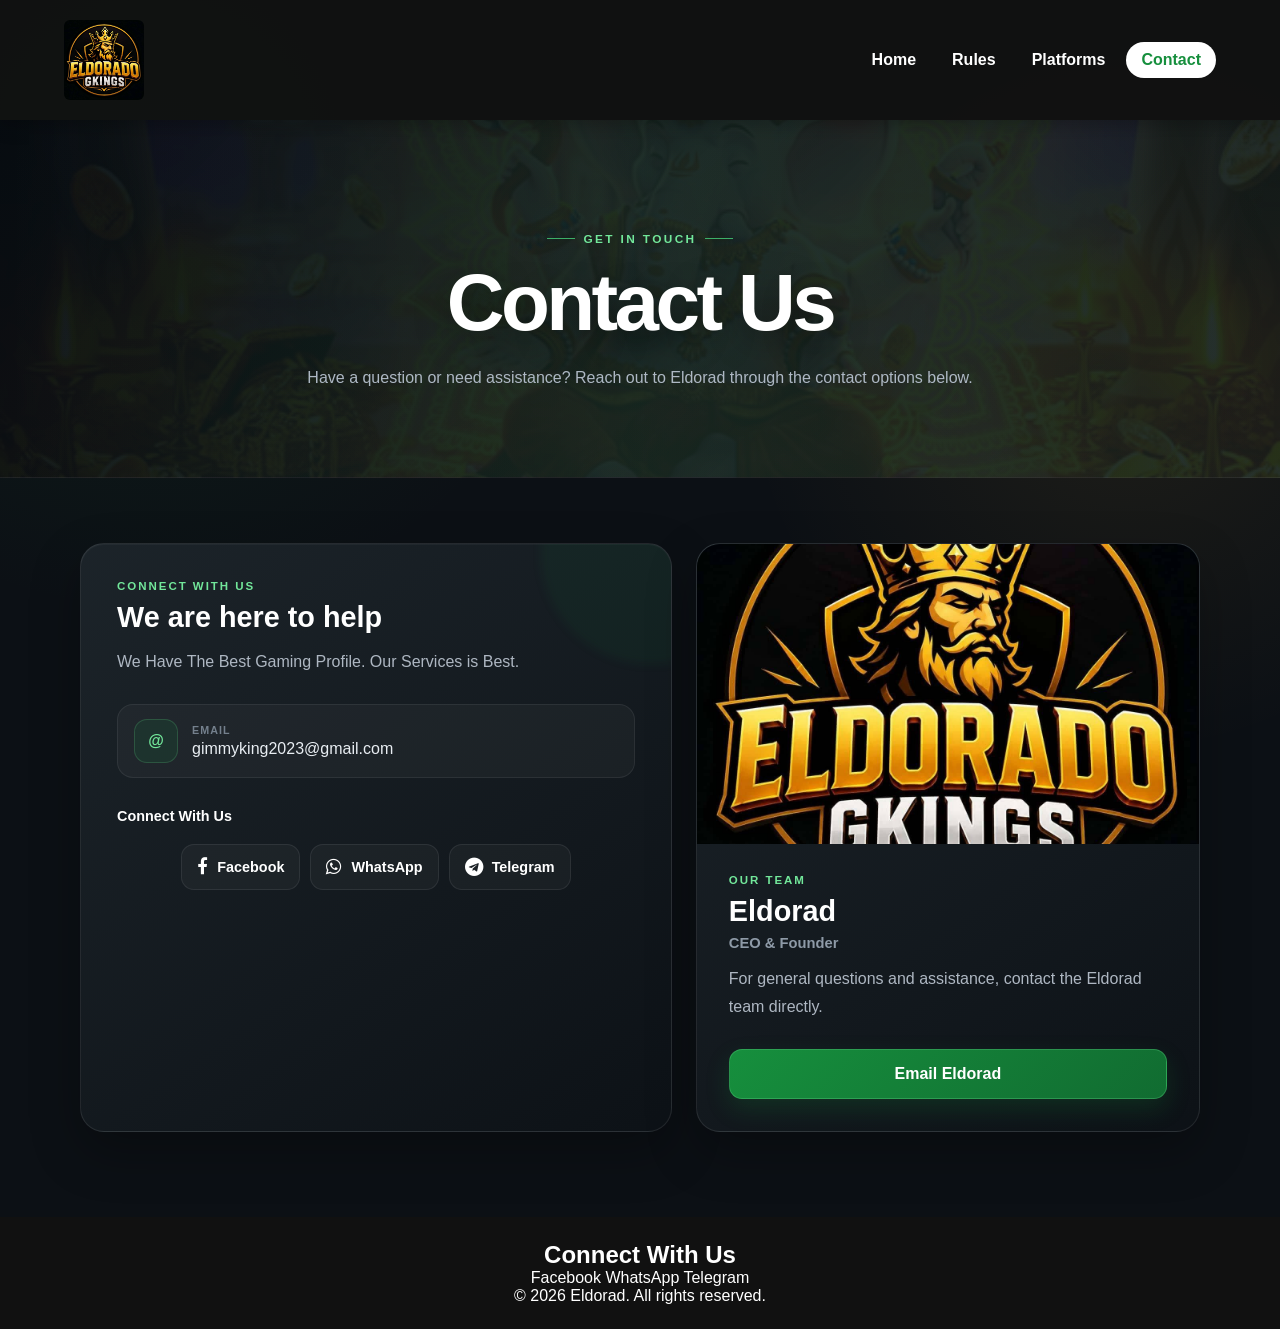
<file: About US.html>
<!DOCTYPE html>
<html lang="en">
<head>
    <meta charset="UTF-8">
    <meta name="viewport" content="width=device-width, initial-scale=1.0">
    <meta name="description" content="Contact  Eldorad and learn more about our gaming profile and services.">
    <title>Contact |  Eldorad</title>
    <link rel="icon" type="image/x-icon" href="favicon.ico">
    <link rel="stylesheet" href="style.css">
    <link rel="stylesheet" href="responsive.css">
    <link rel="stylesheet" href="https://cdnjs.cloudflare.com/ajax/libs/font-awesome/4.7.0/css/font-awesome.min.css">
</head>
<body class="contact-page">
    <header class="site-header">
        <a href="index.html" class="logo-link" aria-label=" Eldorad home">
            <img src="images/logo/GKlogo.jpg" class="logo" alt=" Eldorad logo">
        </a>

        <button class="menu-toggle" type="button" aria-label="Open navigation menu" aria-expanded="false" aria-controls="main-navigation">
            <span></span>
            <span></span>
            <span></span>
        </button>

        <nav class="navigation" id="main-navigation" aria-label="Main navigation">
            <a href="index.html">Home<span></span></a>
            <a href="Rules.html">Rules<span></span></a>
            <a href="Platforms.html">Platforms<span></span></a>
            <a href="About US.html" class="active" aria-current="page">Contact<span></span></a>
        </nav>
    </header>

    <main>
        <section class="contact-hero">
            <div class="contact-hero-inner">
                <span class="contact-eyebrow">Get In Touch</span>
                <h1>Contact Us</h1>
                <p>Have a question or need assistance? Reach out to  Eldorad through the contact options below.</p>
            </div>
        </section>

        <section class="contact-content" aria-label="Contact information">
            <div class="contact-layout">
                <article class="contact-card">
                    <p class="contact-card-label">Connect With Us</p>
                    <h2>We are here to help</h2>
                    <p>We Have The Best Gaming Profile. Our Services is Best.</p>

                    <div class="contact-details">
                        <a class="contact-detail" href="mailto:gimmyking2023@gmail.com">
                            <span class="contact-detail-icon" aria-hidden="true">@</span>
                            <span>
                                <small>Email</small>
                                <span>gimmyking2023@gmail.com</span>
                            </span>
                        </a>
                    </div>

                    <p class="social-title">Connect With Us</p>
                    <div class="social-links" aria-label="Social media links">
                        <a class="social-link" href="https://www.facebook.com/share/1DJpeAKTug/" target="_blank" rel="noopener noreferrer">
                            <span class="fa fa-facebook" aria-hidden="true"></span>
                            Facebook
                        </a>
                        <a class="social-link" href="https://wa.me/message/TEJ3HDIJYXSBE1" target="_blank" rel="noopener noreferrer">
                            <span class="fa fa-whatsapp" aria-hidden="true"></span>
                            WhatsApp
                        </a>
                       <!-- <a class="social-link" href="https://www.instagram.com" target="_blank" rel="noopener noreferrer">
                            <span class="fa fa-instagram" aria-hidden="true"></span>
                            Instagram
                        </a> -->
                        <a class="social-link" href="#" target="_blank" rel="noopener noreferrer" aria-label="Telegram link - update later">
                            <span class="fa fa-telegram" aria-hidden="true"></span>
                            Telegram
                        </a>
                    </div>
                </article>

                <article class="team-card">
                    <img class="team-card-image" src="images/logo/GKlogo.jpg" alt=" Eldorad logo">
                    <div class="team-card-body">
                        <p class="team-label">Our Team</p>
                        <h2>Eldorad</h2>
                        <p class="team-role">CEO &amp; Founder</p>
                        <p class="team-description">For general questions and assistance, contact the  Eldorad team directly.</p>
                        <a class="contact-email-button" href="mailto:gimmyking2023@gmail.com">Email Eldorad</a>
                    </div>
                </article>
            </div>
        </section>
    </main>

   <footer class="site-footer">
        <div class="footer-connect">
            <h2 class="footer-connect-title">Connect With Us</h2>
            <div class="footer-social-links" aria-label="Social media links">
                <a class="footer-social-link" href="https://www.facebook.com/share/1DJpeAKTug/" target="_blank" rel="noopener noreferrer">Facebook</a>
                <a class="footer-social-link" href="https://wa.me/message/TEJ3HDIJYXSBE1">WhatsApp</a>
                <!-- <a class="footer-social-link" href="https://www.instagram.com/" target="_blank" rel="noopener noreferrer">Instagram</a> -->
                <a class="footer-social-link" href="#" target="_blank" rel="noopener noreferrer">Telegram</a>
            </div>
        </div>
        <p>&copy; 2026  Eldorad. All rights reserved.</p>
    </footer>

    <script src="script.js"></script>
</body>
</html>
</file>
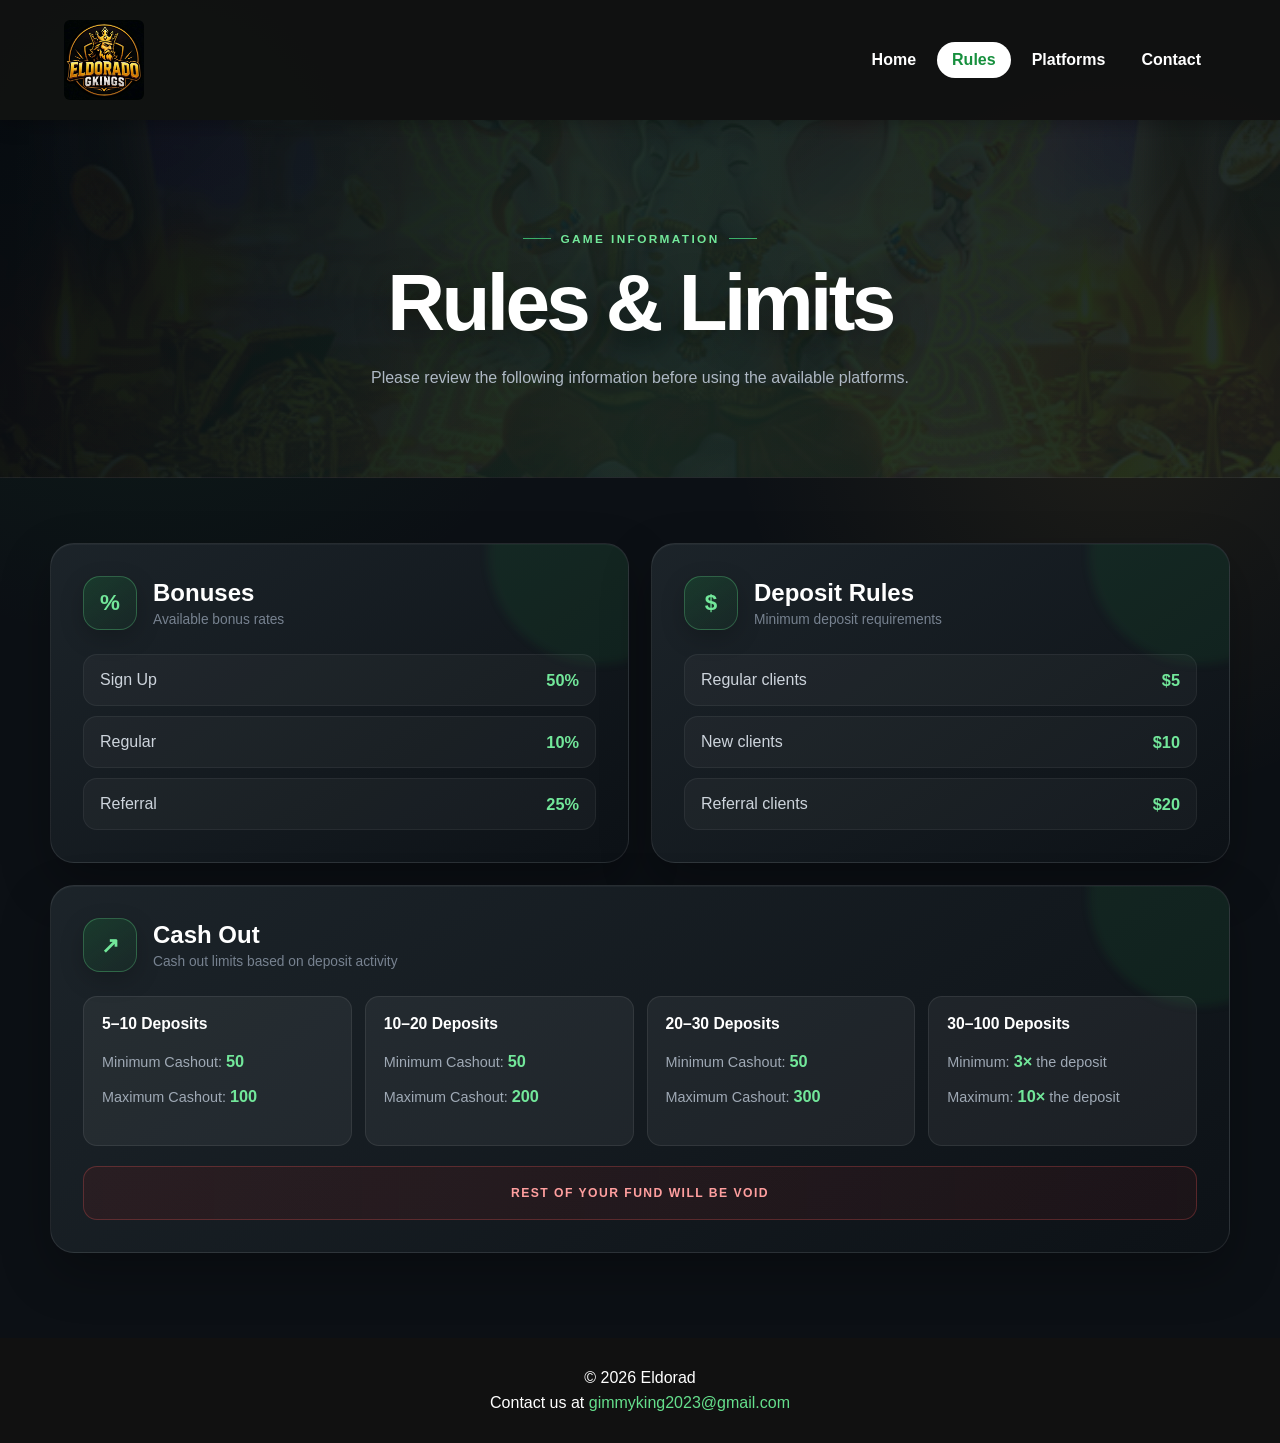
<file: Rules.html>
<!DOCTYPE html>
<html lang="en">
<head>
    <meta charset="UTF-8">
    <meta name="viewport" content="width=device-width, initial-scale=1.0">
    <meta name="description" content=" Eldorad rules, bonus, deposit and cash out information.">
    <title>Rules | Eldorad</title>
    <link rel="icon" type="image/x-icon" href="favicon.ico">
    <link rel="stylesheet" href="style.css">
    <link rel="stylesheet" href="responsive.css">
</head>
<body class="rules-page">
    <header class="site-header">
        <a href="index.html" class="logo-link" aria-label=" Eldorad home">
            <img src="images/logo/GKlogo.jpg" class="logo" alt=" Eldorad logo">
        </a>

        <button class="menu-toggle" type="button" aria-label="Open navigation menu" aria-expanded="false" aria-controls="main-navigation">
            <span></span>
            <span></span>
            <span></span>
        </button>

        <nav class="navigation" id="main-navigation" aria-label="Main navigation">
            <a href="index.html">Home<span></span></a>
            <a href="Rules.html" class="active" aria-current="page">Rules<span></span></a>
            <a href="Platforms.html">Platforms<span></span></a>
            <a href="About US.html">Contact<span></span></a>
        </nav>
    </header>

    <main>
        <section class="rules-hero">
            <div class="rules-hero-content">
                <span class="rules-eyebrow">Game Information</span>
                <h1>Rules &amp; Limits</h1>
                <p>Please review the following information before using the available platforms.</p>
            </div>
        </section>

        <section class="rules-content" aria-label="Gaming rules">
            <div class="rules-grid">
                <article class="rules-card">
                    <div class="rules-card-header">
                        <div class="rules-icon" aria-hidden="true">%</div>
                        <div>
                            <h2>Bonuses</h2>
                            <p class="rules-card-subtitle">Available bonus rates</p>
                        </div>
                    </div>

                    <ul class="rules-list">
                        <li><span>Sign Up</span><strong>50%</strong></li>
                        <li><span>Regular</span><strong>10%</strong></li>
                        <li><span>Referral</span><strong>25%</strong></li>
                    </ul>
                </article>

                <article class="rules-card">
                    <div class="rules-card-header">
                        <div class="rules-icon" aria-hidden="true">$</div>
                        <div>
                            <h2>Deposit Rules</h2>
                            <p class="rules-card-subtitle">Minimum deposit requirements</p>
                        </div>
                    </div>

                    <ul class="rules-list">
                        <li><span>Regular clients</span><strong>$5</strong></li>
                        <li><span>New clients</span><strong>$10</strong></li>
                        <li><span>Referral clients</span><strong>$20</strong></li>
                    </ul>
                </article>

                <article class="rules-card rules-card-wide">
                    <div class="rules-card-header">
                        <div class="rules-icon" aria-hidden="true">↗</div>
                        <div>
                            <h2>Cash Out</h2>
                            <p class="rules-card-subtitle">Cash out limits based on deposit activity</p>
                        </div>
                    </div>

                    <div class="cashout-grid">
                        <div class="cashout-item">
                            <h3>5–10 Deposits</h3>
                            <p>Minimum Cashout: <span class="cashout-value">50</span></p>
                            <p>Maximum Cashout: <span class="cashout-value">100</span></p>
                        </div>

                        <div class="cashout-item">
                            <h3>10–20 Deposits</h3>
                            <p>Minimum Cashout: <span class="cashout-value">50</span></p>
                            <p>Maximum Cashout: <span class="cashout-value">200</span></p>
                        </div>

                        <div class="cashout-item">
                            <h3>20–30 Deposits</h3>
                            <p>Minimum Cashout: <span class="cashout-value">50</span></p>
                            <p>Maximum Cashout: <span class="cashout-value">300</span></p>
                        </div>

                        <div class="cashout-item">
                            <h3>30–100 Deposits</h3>
                            <p>Minimum: <span class="cashout-value">3×</span> the deposit</p>
                            <p>Maximum: <span class="cashout-value">10×</span> the deposit</p>
                        </div>
                    </div>

                    <div class="rules-warning">REST OF YOUR FUND WILL BE VOID</div>
                </article>
            </div>
        </section>
    </main>

    <footer class="site-footer">
        <div class="footer-content">
            <p>&copy; 2026  Eldorad</p>
            <p>Contact us at <a href="mailto:gimmyking2023@gmail.com">gimmyking2023@gmail.com</a></p>
        </div>
    </footer>

    <script src="script.js"></script>
</body>
</html>
</file>
<file: style.css>
/* =========================================================
   GKING ELDORAD
   SHARED MAIN STYLESHEET
========================================================= */
*{margin:0;padding:0;box-sizing:border-box;font-family:'Poppins',Arial,sans-serif}html{scroll-behavior:smooth}body{min-height:100vh;overflow-x:hidden;background:#101318;color:#fff}a{color:inherit;text-decoration:none}.site-header,.banner .navbar{position:relative;z-index:100;width:100%;padding:20px 5%;display:flex;align-items:center;justify-content:space-between;background:rgba(17,17,17,.9);box-shadow:0 4px 18px rgba(0,0,0,.25)}.logo-link{display:block;line-height:0}.logo{width:80px;height:80px;display:block;border-radius:6px}.navigation{display:flex;align-items:center;gap:6px}.navigation a{position:relative;display:inline-block;padding:9px 15px;color:#fff;font-size:1rem;font-weight:600;text-decoration:none;border-radius:24px;transition:color .25s ease,background .25s ease}.navigation a:hover,.navigation a.active{color:#168f3d;background:#fff}.navigation a span{display:none}.menu-toggle{display:none;border:0;padding:9px;background:rgba(0,0,0,.6);border-radius:8px;cursor:pointer}.menu-toggle span{display:block;width:27px;height:3px;margin:5px 0;background:#fff;border-radius:3px}.parallax{position:relative;display:flex;justify-content:center;align-items:center;height:100vh;min-height:560px;background:url("images/hero/casinocard.jpg") center/cover no-repeat;overflow:hidden;isolation:isolate}.parallax::after{content:"";position:absolute;inset:0;z-index:4;background:linear-gradient(180deg,rgba(0,0,0,.15),transparent 55%,rgba(0,0,0,.42));pointer-events:none}.parallax img{position:absolute;top:0;left:0;z-index:2;width:100%;height:auto;pointer-events:none;user-select:none;will-change:transform,opacity}.parallax img#gate-left,.parallax img#gate-right{top:0}.parallax img#gate-left{left:-300px}.parallax img#gate-right{left:315px}#text{position:absolute;z-index:5;color:#fff;font-size:clamp(3rem,8vw,5em);text-shadow:2px 4px 5px rgba(0,0,0,.65);white-space:nowrap;will-change:transform,opacity}#news-ticker{min-height:34px;padding:7px 10px;overflow:hidden;background:#d11e1e;color:#fff;font-size:14px;line-height:20px}.ticker-content{white-space:nowrap;animation:news-scroll 24s linear infinite}@keyframes news-scroll{from{transform:translateX(100%)}to{transform:translateX(-100%)}}.sec{position:relative;padding:55px clamp(20px,7vw,100px) 70px;background:url("images/backgrounds/background.png") center/cover no-repeat}.section-heading,.gallery-heading{margin-bottom:30px;text-align:center;color:#fff}.section-kicker,.page-hero>span{display:block;margin-bottom:7px;font-size:.78rem;letter-spacing:3px;font-weight:700;opacity:.8}.sec h2,.gallery-heading h2{margin-bottom:5px;font-size:clamp(2rem,5vw,3em)}.section-heading p,.gallery-heading p{font-size:1rem;opacity:.85}.platform-grid,.platform-list{display:grid;grid-template-columns:repeat(5,minmax(140px,1fr));gap:18px;max-width:1200px;margin:0 auto 60px}.platform-card{position:relative;isolation:isolate;min-height:145px;padding:24px 18px;display:flex;flex-direction:column;align-items:center;justify-content:center;overflow:hidden;text-align:center;color:#fff;border:1px solid rgba(255,255,255,.15);border-radius:22px;background:linear-gradient(145deg,rgba(20,20,20,.72),rgba(255,255,255,.055));box-shadow:0 14px 34px rgba(0,0,0,.34),inset 0 1px 0 rgba(255,255,255,.13);backdrop-filter:blur(10px);-webkit-backdrop-filter:blur(10px);transition:transform .3s ease,box-shadow .3s ease,border-color .3s ease}.platform-card::before{content:"";position:absolute;top:-78px;right:-55px;z-index:-1;width:150px;height:150px;border-radius:50%;background:var(--accent);opacity:.2;filter:blur(4px);transition:opacity .3s,transform .3s}.platform-card::after{content:"";position:absolute;inset:0;z-index:-1;border-radius:inherit;background:linear-gradient(135deg,var(--accent),transparent 42%);opacity:.08;transition:opacity .3s}.platform-card:hover,.platform-card:focus-visible{transform:translateY(-9px) scale(1.015);border-color:var(--accent);box-shadow:0 22px 45px rgba(0,0,0,.48),0 0 26px color-mix(in srgb,var(--accent) 35%,transparent);outline:none}.platform-card:hover::before,.platform-card:focus-visible::before{opacity:.38;transform:scale(1.2)}.platform-card:hover::after,.platform-card:focus-visible::after{opacity:.16}.platform-number{position:absolute;top:13px;left:15px;font-size:10px;letter-spacing:2px;font-weight:700;opacity:.5}.platform-image{display:block;width:58px;height:58px;margin-bottom:13px;padding:6px;object-fit:contain;object-position:center;border:1px solid rgba(255,255,255,.2);border-radius:15px;background:rgba(255,255,255,.08);box-shadow:0 9px 22px rgba(0,0,0,.3),inset 0 1px 0 rgba(255,255,255,.2);transition:transform .3s ease}.platform-card:hover .platform-image{transform:translateY(-3px) scale(1.04)}.platform-name{font-size:17px;font-weight:800;line-height:1.2}.platform-action{margin-top:10px;font-size:9px;letter-spacing:1.5px;font-weight:700;opacity:.7}.platform-action b{margin-left:4px;font-size:16px;transition:margin .25s ease}.platform-card:hover .platform-action b{margin-left:10px}.platform-firekirin{--accent:#ff4b4b}.platform-paracasino{--accent:#f0a83c}.platform-orion{--accent:#4bb3ff}.platform-juwa{--accent:#9d6cff}.platform-vblink{--accent:#24d5a5}.platform-panda{--accent:#f05d8b}.platform-cash{--accent:#ffd34e}.platform-allinone{--accent:#55a7ff}.platform-medusa{--accent:#d96cff}.platform-gamevault{--accent:#45e0ff}.page-hero{padding:75px 20px 65px;text-align:center;background:linear-gradient(135deg,#474e5d,#20252d)}.page-hero h1{margin:12px 0 10px;font-size:clamp(2.4rem,6vw,4rem)}.page-hero p{max-width:650px;margin:auto;line-height:1.7;opacity:.85}.rules-section{max-width:1150px;margin:auto;padding:55px 20px;display:grid;grid-template-columns:repeat(2,1fr);gap:22px}.rule-card{padding:30px;border:1px solid rgba(255,255,255,.12);border-radius:20px;background:linear-gradient(145deg,#242a32,#171b21);box-shadow:0 12px 30px rgba(0,0,0,.25);transition:transform .25s,box-shadow .25s}.rule-card:hover{transform:translateY(-4px);box-shadow:0 18px 35px rgba(0,0,0,.35)}.rule-card-wide{grid-column:1/-1}.rule-icon{width:50px;height:50px;margin-bottom:16px;display:grid;place-items:center;border-radius:14px;background:#168f3d;color:#fff;font-size:24px;font-weight:bold}.rule-card h2{margin:0 0 18px;font-size:1.7rem}.rule-card ul{margin:0;padding:0;list-style:none}.rule-card li{padding:12px 0;border-bottom:1px solid rgba(255,255,255,.09);line-height:1.5}.rule-card li:last-child{border-bottom:0}.rule-card strong{color:#65df8c}.cashout-grid{display:grid;grid-template-columns:repeat(4,1fr);gap:12px}.cashout-grid>div{padding:18px;border:1px solid rgba(255,255,255,.08);border-radius:14px;background:rgba(255,255,255,.055)}.cashout-grid h3{margin:0 0 12px;font-size:1rem}.cashout-grid p{margin:8px 0;color:#d8d8d8;line-height:1.45}.notice{margin-top:20px;padding:14px;text-align:center;border-radius:10px;background:#5c2020;color:#ffb0b0;font-weight:700;letter-spacing:.5px}.about-section{padding:65px 20px;text-align:center;background:linear-gradient(135deg,#474e5d,#20252d);color:#fff}.about-section h1{margin-bottom:20px;font-size:clamp(2.2rem,6vw,3.5rem)}.about-section p{margin:12px 0}.social-links{display:flex;justify-content:center;gap:10px;margin:20px 0}.fa{display:inline-grid;place-items:center;width:52px;height:52px;margin:5px;border-radius:50%;font-size:24px;text-align:center}.fa:hover{opacity:.8}.fa-facebook{background:#032d88;color:#fff}.fa-instagram{background:#e74e06;color:#fff}.team-section{padding:45px 20px 60px;text-align:center;background:url("images/backgrounds/background.png") center/cover no-repeat}.team-section>h2{margin-bottom:25px}.team-row,.row{max-width:850px;margin:0 auto;display:grid;grid-template-columns:minmax(0,420px);justify-content:center}.team-card,.card{overflow:hidden;border:1px solid rgba(255,255,255,.12);border-radius:18px;background:linear-gradient(145deg,#242a32,#171b21);box-shadow:0 12px 30px rgba(0,0,0,.3)}.team-card img,.card img{display:block;width:100%;height:300px;object-fit:cover}.team-card .container,.card .container{padding:22px;text-align:center}.title{color:#aaa}.button{width:100%;margin-top:10px;padding:12px;border:0;border-radius:8px;background:#000;color:#fff;cursor:pointer}.button:hover{background:#333}.gallery-section{max-width:1100px;margin:0 auto}.slideshow-container{position:relative;max-width:1000px;margin:0 auto;outline:none}.gallery-main{position:relative;overflow:hidden;aspect-ratio:16/9;border-radius:18px;background:#080808;box-shadow:0 18px 45px rgba(0,0,0,.4)}.mySlides{position:relative;display:none;width:100%;height:100%}.mySlides img{display:block;width:100%;height:100%;object-fit:cover}.prev,.next{position:absolute;top:50%;z-index:5;width:46px;height:46px;border:1px solid rgba(255,255,255,.3);border-radius:50%;background:rgba(0,0,0,.5);color:#fff;font-size:21px;cursor:pointer;transform:translateY(-50%)}.prev{left:18px}.next{right:18px}.gallery-caption{position:absolute;right:0;bottom:0;left:0;padding:42px 20px 17px;display:flex;justify-content:space-between;align-items:end;color:#fff;background:linear-gradient(transparent,rgba(0,0,0,.82));pointer-events:none}.gallery-caption span{font-size:12px;opacity:.75}.gallery-caption strong{font-size:1.15rem}.gallery-controls{display:flex;align-items:center;justify-content:center;gap:15px;padding:14px 0}.gallery-play{width:34px;height:34px;border:1px solid rgba(255,255,255,.2);border-radius:50%;background:rgba(255,255,255,.1);color:#fff;cursor:pointer}.dots{display:flex;justify-content:center;align-items:center;gap:6px}.dot{width:10px;height:10px;padding:0;border:0;border-radius:50%;background:#777;cursor:pointer}.dot.active,.dot:hover{background:#fff;transform:scale(1.25)}.gallery-thumbnails{display:grid;grid-template-columns:repeat(4,1fr);gap:10px}.thumb{padding:0;border:2px solid transparent;border-radius:10px;overflow:hidden;background:#000;cursor:pointer;opacity:.65;aspect-ratio:16/9}.thumb img{display:block;width:100%;height:100%;object-fit:cover}.thumb:hover,.thumb.active{opacity:1;border-color:#fff;transform:translateY(-2px)}.fade{animation:fade .45s ease}@keyframes fade{from{opacity:.45}to{opacity:1}}footer,.site-footer{padding:24px 15px;text-align:center;background:#111;color:#fff}.footer-content{max-width:800px;margin:auto}.footer-content p{margin:7px}.footer-content a{color:#65df8c}

/* =========================================================
   PROMOTION COIN / BITCOIN / DOLLAR DROPS — 2X SIZE
========================================================= */
.promotion-drop-flight{width:44px!important;height:44px!important;margin:-22px 0 0 -22px!important;font-size:36px!important}.promotion-collected-drop{width:48px!important;height:48px!important;font-size:36px!important}@media(max-width:520px){.promotion-drop-flight{width:36px!important;height:36px!important;margin:-18px 0 0 -18px!important;font-size:28px!important}.promotion-collected-drop{width:36px!important;height:36px!important;font-size:28px!important}}
</file>
<file: responsive.css>
/* =========================================================
   GKING ELDORAD
   RESPONSIVE STYLESHEET

   Keep responsive overrides here.
   Main layout and component styles remain in style.css.
========================================================= */

/* =========================================================
   RULES + CONTACT SHARED PAGE DESIGN
========================================================= */

.rules-page,
.contact-page {
    background:
        radial-gradient(circle at 12% 12%, rgba(22, 143, 61, .12), transparent 28%),
        radial-gradient(circle at 88% 28%, rgba(245, 190, 65, .08), transparent 26%),
        #0c1015;
}

.rules-hero,
.contact-hero {
    position: relative;
    overflow: hidden;
    padding: 105px 20px 85px;
    text-align: center;
    background:
        linear-gradient(135deg, rgba(7, 12, 17, .96), rgba(20, 31, 27, .92)),
        url("images/backgrounds/background.png") center / cover no-repeat;
    border-bottom: 1px solid rgba(255, 255, 255, .08);
}

.rules-hero::before,
.contact-hero::before {
    content: "";
    position: absolute;
    inset: 0;
    background: linear-gradient(90deg, transparent, rgba(101, 223, 140, .08), transparent);
    pointer-events: none;
}

.rules-hero-content,
.contact-hero-inner {
    position: relative;
    z-index: 1;
    max-width: 820px;
    margin: 0 auto;
}

.rules-eyebrow,
.contact-eyebrow {
    display: inline-flex;
    align-items: center;
    gap: 9px;
    margin-bottom: 17px;
    color: #72e79a;
    font-size: .74rem;
    font-weight: 800;
    letter-spacing: .2em;
    text-transform: uppercase;
}

.rules-eyebrow::before,
.rules-eyebrow::after,
.contact-eyebrow::before,
.contact-eyebrow::after {
    content: "";
    width: 28px;
    height: 1px;
    background: #3caf68;
}

.rules-hero h1,
.contact-hero h1 {
    margin: 0;
    color: #fff;
    font-size: clamp(2.7rem, 7vw, 5rem);
    line-height: 1;
    letter-spacing: -.045em;
    text-shadow: 0 10px 35px rgba(0, 0, 0, .4);
}

.rules-hero p,
.contact-hero p {
    max-width: 680px;
    margin: 21px auto 0;
    color: #aeb8c4;
    font-size: 1rem;
    line-height: 1.8;
}

/* =========================================================
   RULES PAGE
========================================================= */

.rules-content {
    width: min(1180px, calc(100% - 40px));
    margin: 0 auto;
    padding: 65px 0 85px;
}

.rules-grid {
    display: grid;
    grid-template-columns: repeat(2, minmax(0, 1fr));
    gap: 22px;
}

.rules-card {
    position: relative;
    overflow: hidden;
    padding: 32px;
    border: 1px solid rgba(255, 255, 255, .09);
    border-radius: 24px;
    background: linear-gradient(145deg, rgba(29, 37, 43, .96), rgba(13, 18, 23, .98));
    box-shadow: 0 20px 50px rgba(0, 0, 0, .28), inset 0 1px 0 rgba(255, 255, 255, .035);
    transition: transform .28s ease, border-color .28s ease, box-shadow .28s ease;
}

.rules-card::before {
    content: "";
    position: absolute;
    top: -100px;
    right: -80px;
    width: 220px;
    height: 220px;
    border-radius: 50%;
    background: rgba(22, 143, 61, .1);
    filter: blur(4px);
    pointer-events: none;
}

.rules-card:hover {
    transform: translateY(-6px);
    border-color: rgba(101, 223, 140, .28);
    box-shadow: 0 28px 65px rgba(0, 0, 0, .38), 0 0 35px rgba(22, 143, 61, .06);
}

.rules-card-wide {
    grid-column: 1 / -1;
}

.rules-card-header {
    position: relative;
    z-index: 1;
    display: flex;
    align-items: center;
    gap: 16px;
    margin-bottom: 24px;
}

.rules-icon {
    display: grid;
    flex: 0 0 54px;
    width: 54px;
    height: 54px;
    place-items: center;
    border: 1px solid rgba(101, 223, 140, .3);
    border-radius: 17px;
    background: linear-gradient(145deg, rgba(22, 143, 61, .22), rgba(22, 143, 61, .06));
    color: #72e79a;
    font-size: 1.4rem;
    font-weight: 900;
    box-shadow: 0 8px 25px rgba(0, 0, 0, .2);
}

.rules-card h2 {
    margin: 0;
    color: #fff;
    font-size: 1.5rem;
}

.rules-card-subtitle {
    margin: 5px 0 0;
    color: #778290;
    font-size: .86rem;
}

.rules-list {
    position: relative;
    z-index: 1;
    display: grid;
    gap: 10px;
    margin: 0;
    padding: 0;
    list-style: none;
}

.rules-list li {
    display: flex;
    align-items: center;
    justify-content: space-between;
    gap: 20px;
    min-height: 52px;
    padding: 13px 16px;
    border: 1px solid rgba(255, 255, 255, .055);
    border-radius: 14px;
    background: rgba(255, 255, 255, .035);
    color: #cdd4dc;
    line-height: 1.4;
    transition: background .2s ease, border-color .2s ease;
}

.rules-list li:hover {
    border-color: rgba(101, 223, 140, .16);
    background: rgba(101, 223, 140, .055);
}

.rules-list strong,
.cashout-value {
    color: #72e79a;
    font-size: 1.02rem;
    font-weight: 900;
}

.cashout-grid {
    position: relative;
    z-index: 1;
    display: grid;
    grid-template-columns: repeat(4, minmax(0, 1fr));
    gap: 13px;
}

.cashout-item {
    min-height: 150px;
    padding: 20px;
    border: 1px solid rgba(255, 255, 255, .07);
    border-radius: 17px;
    background: linear-gradient(145deg, rgba(255, 255, 255, .045), rgba(255, 255, 255, .018));
}

.cashout-item h3 {
    margin: 0 0 16px;
    color: #fff;
    font-size: .98rem;
}

.cashout-item p {
    margin: 9px 0;
    color: #9fa9b5;
    font-size: .9rem;
    line-height: 1.55;
}

.rules-warning {
    position: relative;
    z-index: 1;
    display: flex;
    align-items: center;
    justify-content: center;
    min-height: 54px;
    margin-top: 20px;
    padding: 12px 18px;
    border: 1px solid rgba(255, 92, 92, .25);
    border-radius: 14px;
    background: linear-gradient(90deg, rgba(104, 27, 27, .22), rgba(154, 34, 34, .1));
    color: #ff9f9f;
    font-size: .76rem;
    font-weight: 900;
    letter-spacing: .12em;
    text-align: center;
}

/* =========================================================
   CONTACT PAGE
========================================================= */

.contact-content {
    width: min(1120px, calc(100% - 40px));
    margin: 0 auto;
    padding: 65px 0 85px;
}

.contact-layout {
    display: grid;
    grid-template-columns: minmax(0, 1.08fr) minmax(320px, .92fr);
    gap: 24px;
    align-items: stretch;
}

.contact-card,
.team-card {
    position: relative;
    overflow: hidden;
    border: 1px solid rgba(255, 255, 255, .09);
    border-radius: 24px;
    background: linear-gradient(145deg, rgba(29, 37, 43, .96), rgba(13, 18, 23, .98));
    box-shadow: 0 20px 50px rgba(0, 0, 0, .28), inset 0 1px 0 rgba(255, 255, 255, .035);
}

.contact-card::before,
.team-card::before {
    content: "";
    position: absolute;
    top: -100px;
    right: -90px;
    width: 220px;
    height: 220px;
    border-radius: 50%;
    background: rgba(22, 143, 61, .08);
    filter: blur(5px);
    pointer-events: none;
}

.contact-card {
    padding: 36px;
}

.contact-card-label,
.team-label {
    position: relative;
    z-index: 1;
    margin: 0 0 9px;
    color: #72e79a;
    font-size: .72rem;
    font-weight: 900;
    letter-spacing: .17em;
    text-transform: uppercase;
}

.contact-card h2,
.team-card h2 {
    position: relative;
    z-index: 1;
    margin: 0;
    color: #fff;
    font-size: 1.8rem;
}

.contact-card > p:not(.contact-card-label):not(.social-title),
.team-description {
    position: relative;
    z-index: 1;
    margin: 14px 0 28px;
    color: #aeb7c2;
    line-height: 1.75;
}

.contact-details {
    position: relative;
    z-index: 1;
    display: grid;
    gap: 12px;
}

.contact-detail {
    display: flex;
    align-items: center;
    gap: 14px;
    min-height: 72px;
    padding: 14px 16px;
    border: 1px solid rgba(255, 255, 255, .07);
    border-radius: 16px;
    background: rgba(255, 255, 255, .035);
    color: #e8edf2;
    transition: transform .22s ease, border-color .22s ease, background .22s ease;
}

.contact-detail:hover {
    transform: translateY(-2px);
    border-color: rgba(101, 223, 140, .24);
    background: rgba(101, 223, 140, .045);
}

.contact-detail-icon {
    display: grid;
    flex: 0 0 44px;
    width: 44px;
    height: 44px;
    place-items: center;
    border: 1px solid rgba(101, 223, 140, .2);
    border-radius: 13px;
    background: rgba(22, 143, 61, .13);
    color: #72e79a;
    font-weight: 900;
}

.contact-detail small {
    display: block;
    margin-bottom: 4px;
    color: #74808d;
    font-size: .67rem;
    font-weight: 800;
    letter-spacing: .1em;
    text-transform: uppercase;
}

.contact-detail span {
    overflow-wrap: anywhere;
}

.social-title {
    position: relative;
    z-index: 1;
    margin: 30px 0 13px;
    color: #fff;
    font-size: .9rem;
    font-weight: 800;
}

.social-links {
    position: relative;
    z-index: 1;
    display: flex;
    flex-wrap: wrap;
    gap: 10px;
}

.social-link {
    display: inline-flex;
    align-items: center;
    gap: 9px;
    min-height: 46px;
    padding: 9px 15px;
    border: 1px solid rgba(255, 255, 255, .08);
    border-radius: 13px;
    background: rgba(255, 255, 255, .035);
    color: #fff;
    font-size: .9rem;
    font-weight: 800;
    transition: transform .22s ease, background .22s ease, border-color .22s ease;
}

.social-link:hover {
    transform: translateY(-3px);
    border-color: rgba(101, 223, 140, .22);
    background: rgba(22, 143, 61, .12);
}

.social-link .fa {
    width: auto;
    height: auto;
    margin: 0;
    background: transparent;
    font-size: 1.15rem;
}

.team-card {
    display: flex;
    flex-direction: column;
}

.team-card-image {
    position: relative;
    z-index: 1;
    width: 100%;
    aspect-ratio: 16 / 9;
    object-fit: cover;
    background: #11161b;
}

.team-card-body {
    position: relative;
    z-index: 1;
    padding: 30px 32px 32px;
}

.team-role {
    margin: 7px 0 14px;
    color: #8e9aa7;
    font-size: .92rem;
    font-weight: 800;
}

.contact-email-button {
    display: inline-flex;
    align-items: center;
    justify-content: center;
    width: 100%;
    min-height: 50px;
    padding: 12px 18px;
    border: 1px solid rgba(101, 223, 140, .3);
    border-radius: 13px;
    background: linear-gradient(135deg, #168f3d, #116c31);
    color: #fff;
    font-weight: 900;
    box-shadow: 0 10px 25px rgba(22, 143, 61, .2);
    transition: transform .22s ease, box-shadow .22s ease, filter .22s ease;
}

.contact-email-button:hover {
    transform: translateY(-3px);
    filter: brightness(1.08);
    box-shadow: 0 15px 32px rgba(22, 143, 61, .3);
}

/* =========================================================
   TABLETS / SMALL DESKTOPS
========================================================= */

@media (max-width: 1100px) {
    .site-header {
        padding: 20px 35px;
    }

    .navigation a {
        padding: 8px 11px;
        font-size: 1rem;
    }

    .platform-grid {
        grid-template-columns: repeat(3, minmax(150px, 1fr));
    }

    .platform-list {
        grid-template-columns: repeat(3, minmax(150px, 1fr));
    }

    .cashout-grid {
        grid-template-columns: repeat(2, 1fr);
    }

    .parallax img#gate-left {
        left: -24%;
    }

    .parallax img#gate-right {
        right: -24%;
        left: auto;
    }
}

@media (max-width: 900px) {
    .rules-grid {
        grid-template-columns: 1fr;
    }

    .rules-card-wide {
        grid-column: auto;
    }

    .contact-layout {
        grid-template-columns: 1fr;
    }

    .team-card-image {
        aspect-ratio: 2 / 1;
    }
}

/* =========================================================
   MOBILE NAVIGATION
========================================================= */

@media (max-width: 800px) {
    .site-header,
    .site-header.header-overlay {
        position: absolute;
        top: 0;
        left: 0;
        padding: 14px 20px;
        background: transparent;
        box-shadow: none;
    }

    .menu-toggle {
        display: block;
    }

    .navigation {
        position: absolute;
        top: 68px;
        right: 20px;
        display: none;
        width: min(240px, calc(100vw - 40px));
        padding: 10px;
        flex-direction: column;
        align-items: stretch;
        gap: 4px;
        border-radius: 12px;
        background: rgba(23, 27, 33, .97);
        box-shadow: 0 12px 30px rgba(0, 0, 0, .35);
        backdrop-filter: blur(12px);
        -webkit-backdrop-filter: blur(12px);
    }

    .navigation.open {
        display: flex;
    }

    .navigation a {
        width: 100%;
        text-align: center;
    }

    .parallax {
        height: 100svh;
        min-height: 520px;
    }

    #text {
        max-width: 92%;
        font-size: clamp(2.2rem, 11vw, 4rem);
        white-space: normal;
    }

    .parallax img {
        width: 120%;
        height: 100%;
        object-fit: cover;
        object-position: center top;
    }

    .parallax img#tree-left,
    .parallax img#tree-right {
        width: 120%;
    }

    .parallax img#gate-left {
        left: -38%;
        width: 135%;
    }

    .parallax img#gate-right {
        right: -38%;
        left: auto;
        width: 135%;
    }

    .platform-grid {
        grid-template-columns: repeat(2, minmax(140px, 1fr));
        gap: 14px;
    }

    .platform-list {
        grid-template-columns: repeat(2, minmax(140px, 1fr));
        padding: 20px 18px 55px;
    }

    .rules-content,
    .contact-content {
        width: min(100% - 30px, 650px);
        padding: 48px 0 60px;
    }

    .rules-hero,
    .contact-hero {
        padding: 82px 20px 68px;
    }

    .rules-card,
    .contact-card {
        padding: 26px;
        border-radius: 20px;
    }

    .rules-card-wide {
        padding: 26px;
    }

    .cashout-grid {
        grid-template-columns: repeat(2, minmax(0, 1fr));
    }

    .team-card-body {
        padding: 26px;
    }

    .rules-section {
        grid-template-columns: 1fr;
        padding: 40px 18px;
    }

    .rule-card-wide {
        grid-column: auto;
    }

    .team-row {
        grid-template-columns: minmax(0, 420px);
    }
}

/* =========================================================
   SMALL PHONES
========================================================= */

@media (max-width: 520px) {
    .site-header,
    .site-header.header-overlay {
        padding: 12px 15px;
    }

    .logo {
        width: 100px;
    }

    .navigation {
        top: 60px;
        right: 15px;
        width: min(220px, calc(100vw - 30px));
    }

    .parallax {
        min-height: 500px;
    }

    #text {
        font-size: clamp(2rem, 12vw, 3.2rem);
    }

    .parallax img {
        width: 145%;
    }

    .parallax img#tree-left,
    .parallax img#tree-right {
        width: 145%;
    }

    .parallax img#gate-left {
        left: -50%;
        width: 160%;
    }

    .parallax img#gate-right {
        right: -50%;
        width: 160%;
    }

    .sec {
        padding: 40px 15px 55px;
    }

    .platform-grid,
    .platform-list {
        grid-template-columns: 1fr;
    }

    .platform-card {
        min-height: 145px;
    }

    .gallery-thumbnails {
        grid-template-columns: repeat(2, 1fr);
    }

    .prev,
    .next {
        width: 40px;
        height: 40px;
        font-size: 18px;
    }

    .prev {
        left: 10px;
    }

    .next {
        right: 10px;
    }

    .gallery-caption {
        padding: 35px 12px 12px;
    }

    .gallery-caption strong {
        font-size: 1rem;
    }

    .cashout-grid {
        grid-template-columns: 1fr;
    }

    .rules-hero,
    .contact-hero {
        padding: 72px 16px 58px;
    }

    .rules-content,
    .contact-content {
        width: min(100% - 24px, 600px);
        padding: 38px 0 52px;
    }

    .rules-hero h1,
    .contact-hero h1 {
        font-size: clamp(2.35rem, 13vw, 3.4rem);
    }

    .rules-hero p,
    .contact-hero p {
        font-size: .92rem;
        line-height: 1.65;
    }

    .rules-card,
    .rules-card-wide,
    .contact-card {
        padding: 21px;
        border-radius: 18px;
    }

    .rules-card-header {
        gap: 12px;
        margin-bottom: 19px;
    }

    .rules-icon {
        flex-basis: 46px;
        width: 46px;
        height: 46px;
        border-radius: 14px;
    }

    .rules-card h2,
    .contact-card h2,
    .team-card h2 {
        font-size: 1.35rem;
    }

    .rules-list li {
        min-height: 48px;
        padding: 12px 13px;
    }

    .cashout-grid {
        grid-template-columns: 1fr;
        gap: 10px;
    }

    .cashout-item {
        min-height: auto;
        padding: 17px;
    }

    .rules-warning {
        padding: 12px;
        font-size: .67rem;
        letter-spacing: .08em;
    }

    .contact-detail {
        min-height: 66px;
        padding: 12px;
    }

    .social-links {
        display: grid;
        grid-template-columns: 1fr 1fr;
    }

    .social-link {
        justify-content: center;
        padding: 10px 8px;
        font-size: .82rem;
    }

    .team-card-image {
        aspect-ratio: 16 / 10;
    }

    .team-card-body {
        padding: 22px;
    }

    .rule-card {
        padding: 22px;
    }

    .page-hero {
        padding: 55px 18px;
    }

    .team-section {
        padding: 35px 15px 50px;
    }

    .team-card img {
        height: 250px;
    }
}

/* =========================================================
   REDUCED MOTION
========================================================= */

@media (prefers-reduced-motion: reduce) {
    html {
        scroll-behavior: auto;
    }

    .ticker-content {
        animation: none;
    }

    .platform-card,
    .platform-image,
    .gallery-play,
    .thumb,
    .rules-card,
    .contact-detail,
    .social-link,
    .contact-email-button {
        transition: none;
    }
}
</file>
